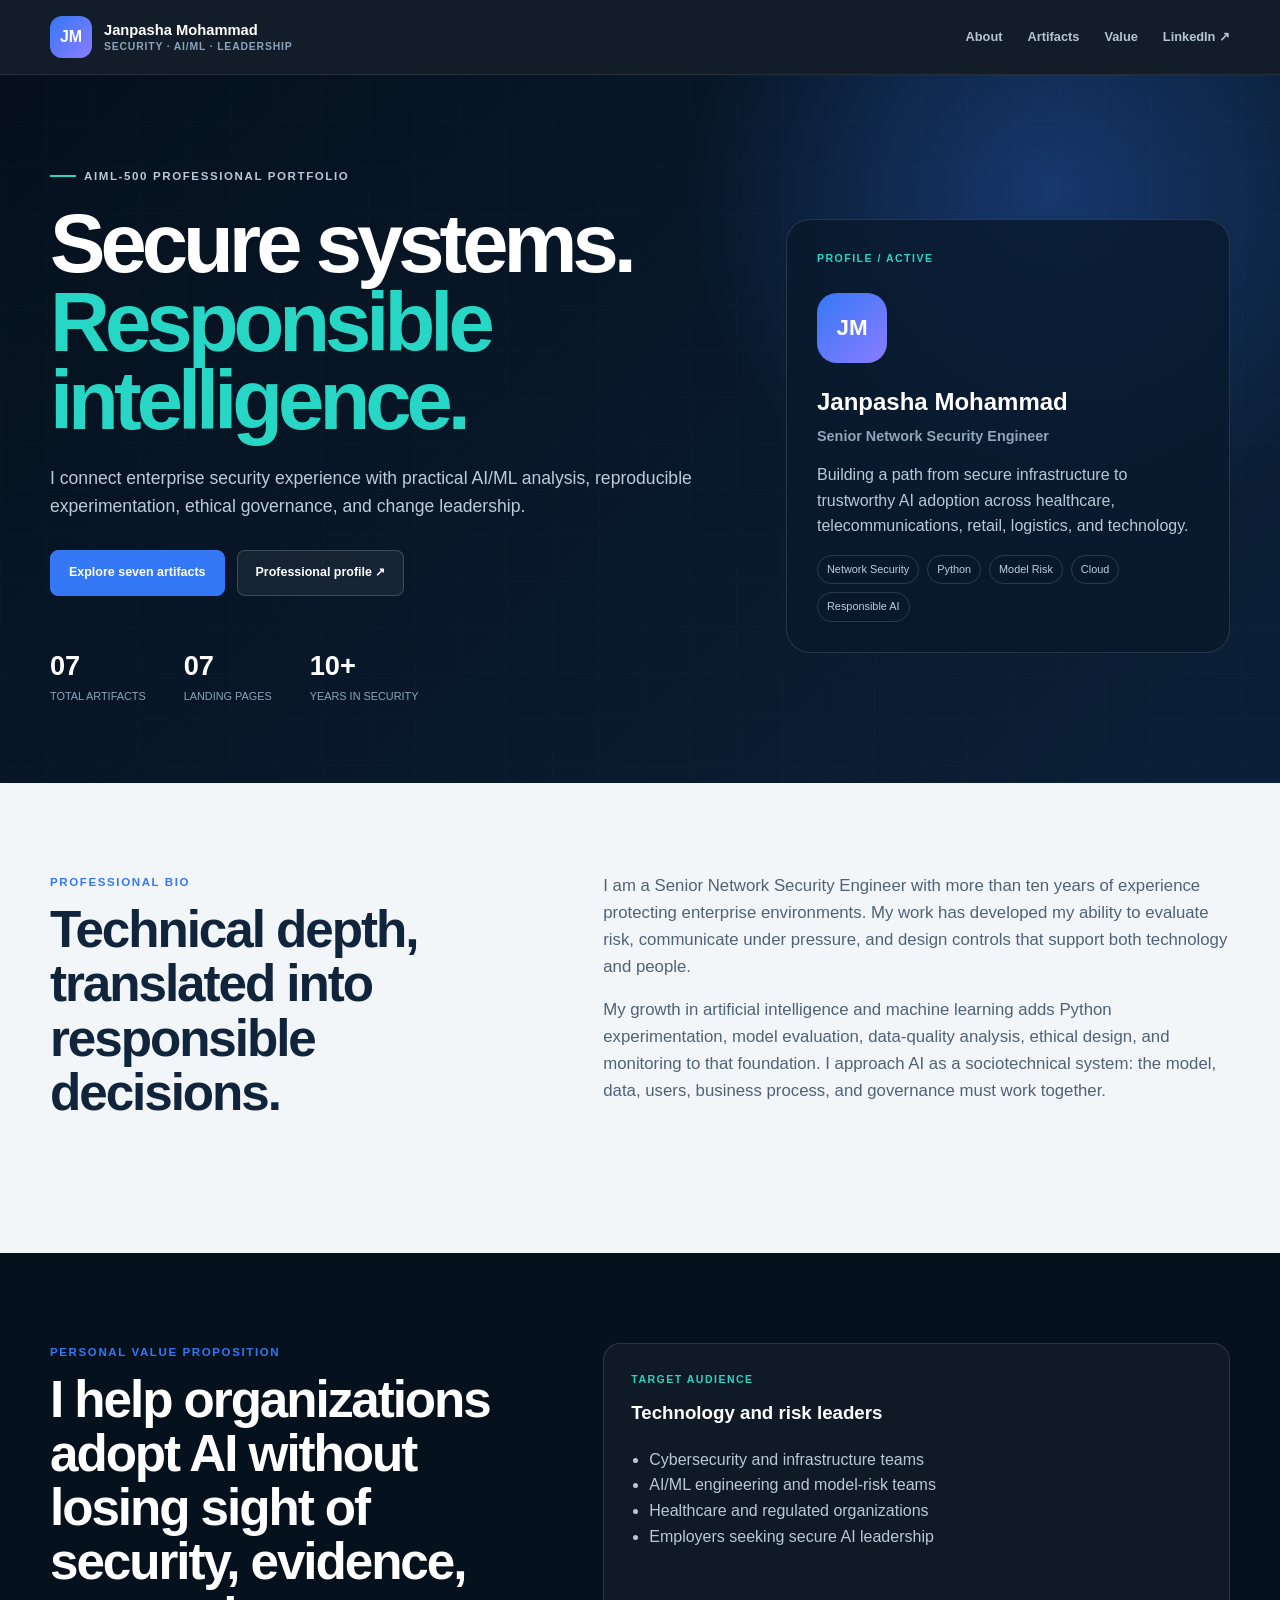
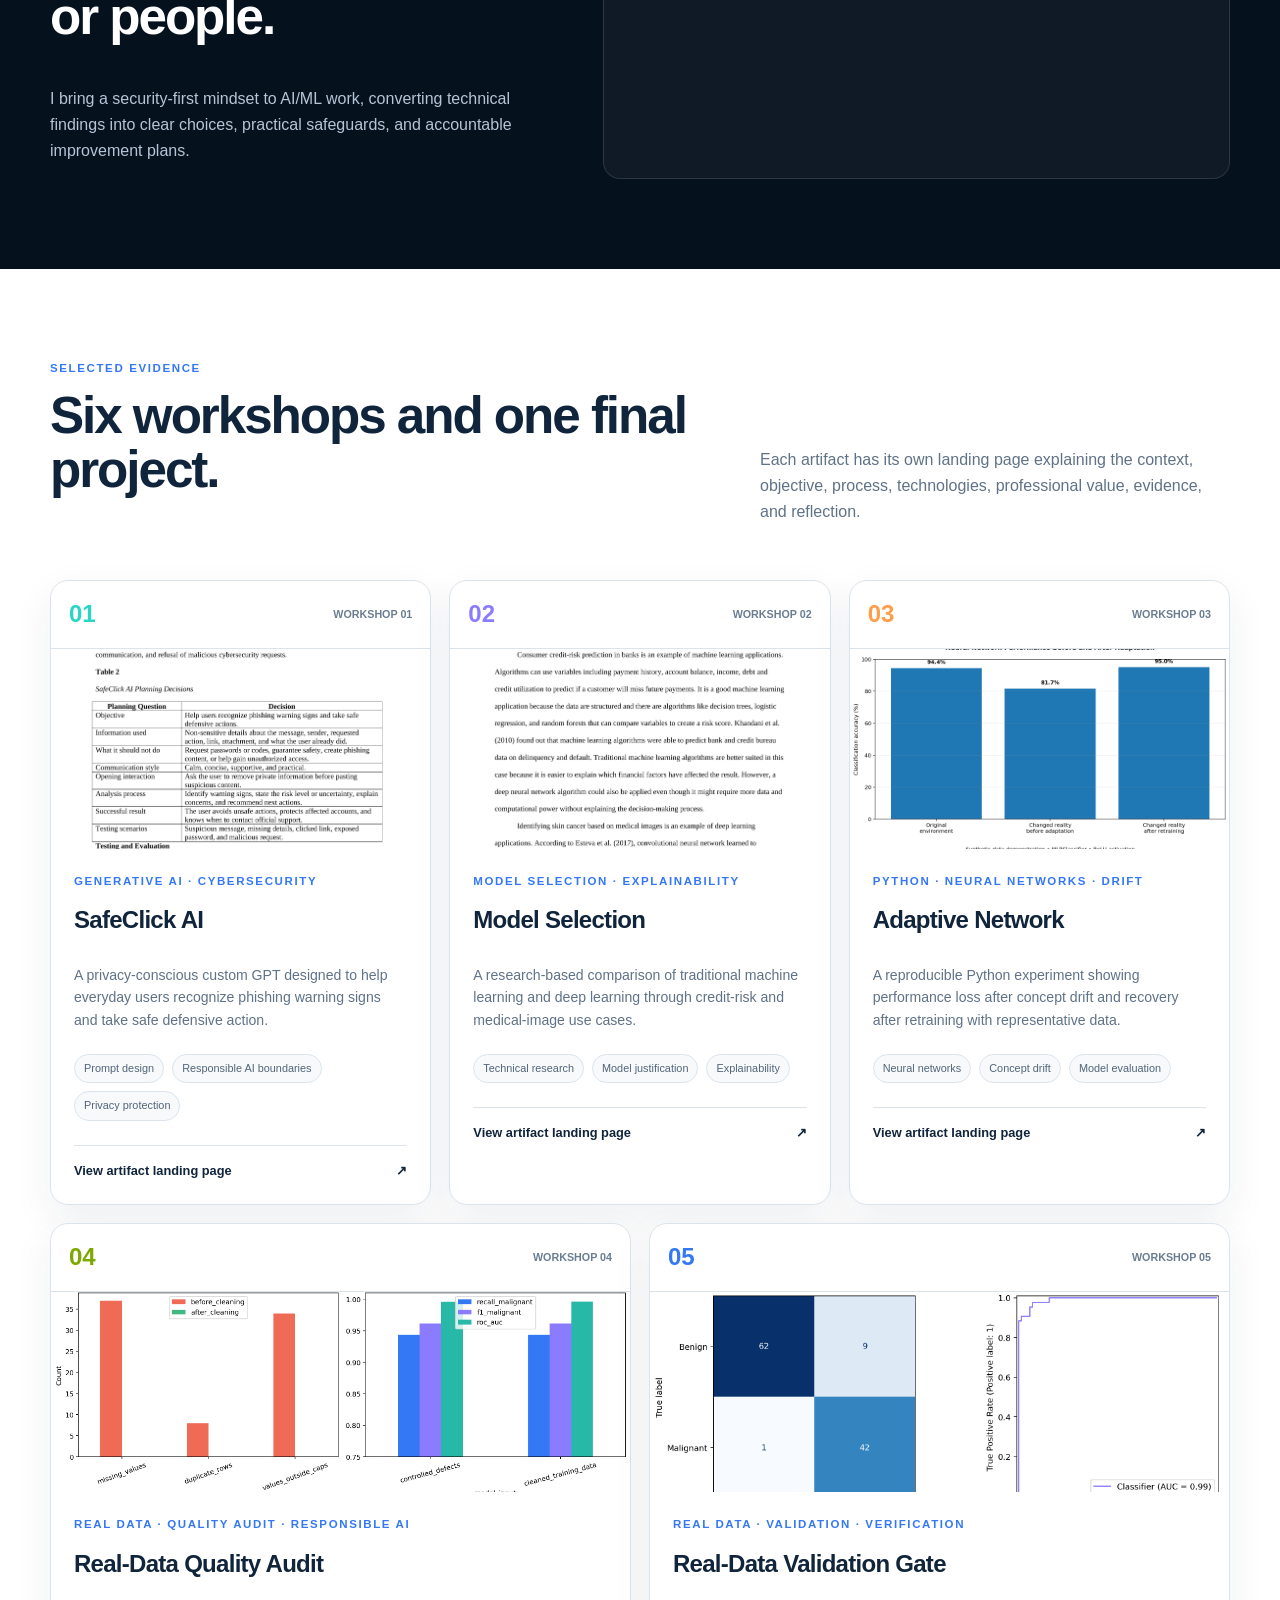
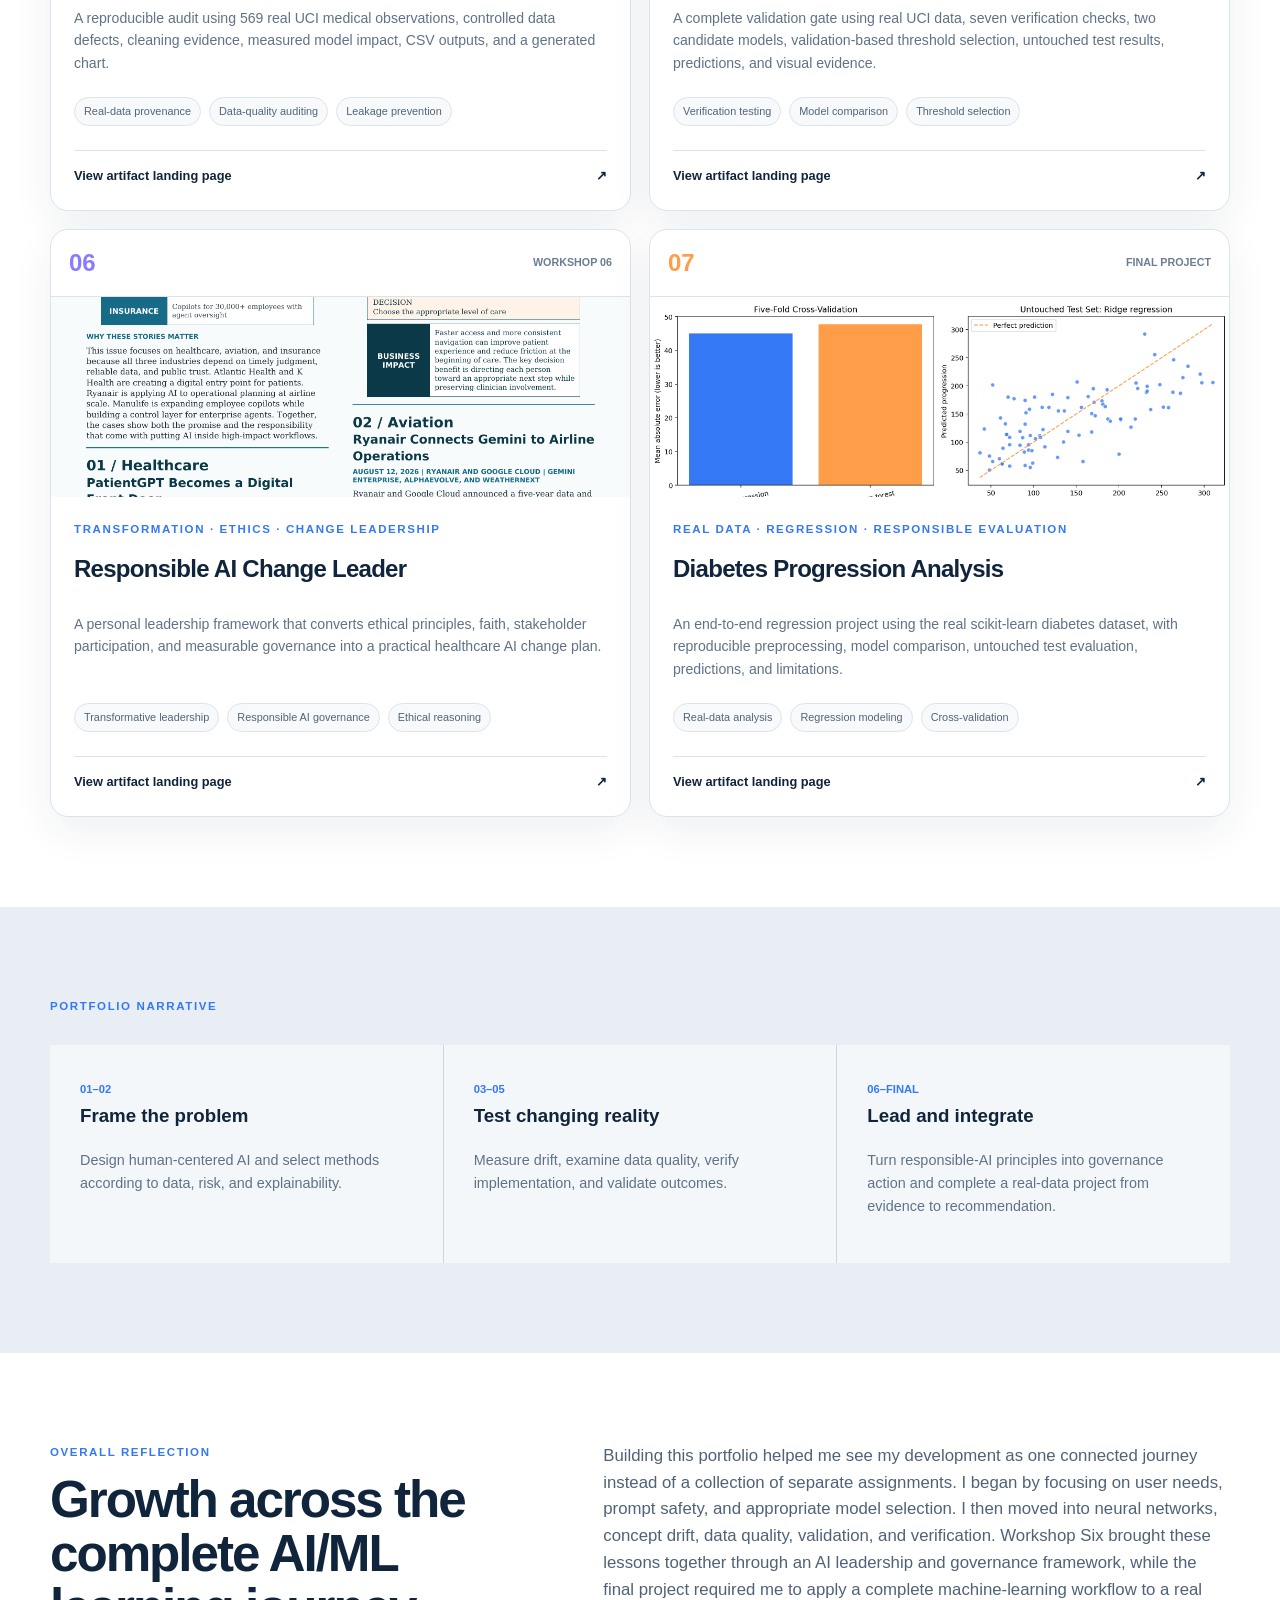
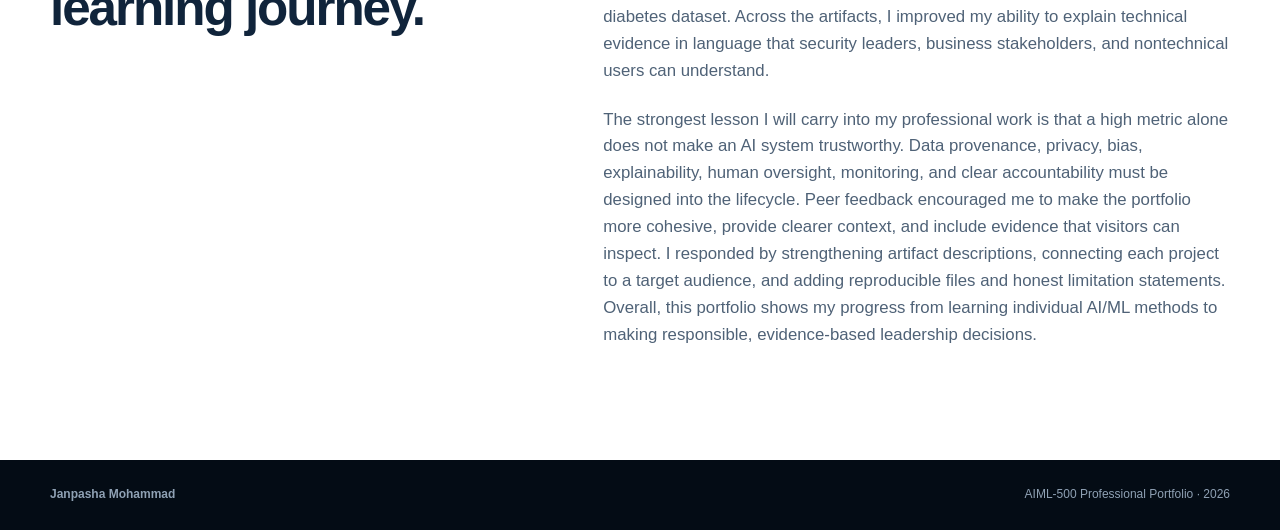
<file: index.html>
<!doctype html>
<html lang="en">
<head>
  <meta charset="utf-8">
  <meta name="viewport" content="width=device-width,initial-scale=1">
  <meta name="description" content="Janpasha Mohammad's AI and machine learning professional portfolio.">
  <title>Janpasha Mohammad | AI/ML Portfolio</title>
  <link rel="stylesheet" href="styles.css">
</head>
<body>
  <a class="skip" href="#main">Skip to content</a>
  <header class="topbar"><div class="shell nav"><a class="brand" href="index.html"><span>JM</span><strong>Janpasha Mohammad<small>Security · AI/ML · Leadership</small></strong></a><button class="menu" aria-expanded="false" aria-label="Open navigation">☰</button><nav><a href="#about">About</a><a href="#artifacts">Artifacts</a><a href="#value">Value</a><a href="https://www.linkedin.com/in/janpasha-mohammad-199888212" target="_blank" rel="noopener">LinkedIn ↗</a></nav></div></header>
  <main id="main">
    <section class="hero"><div class="grid"></div><div class="shell hero-layout"><div><p class="kicker"><i></i>AIML-500 PROFESSIONAL PORTFOLIO</p><h1>Secure systems.<br><em>Responsible intelligence.</em></h1><p class="lead">I connect enterprise security experience with practical AI/ML analysis, reproducible experimentation, ethical governance, and change leadership.</p><div class="actions"><a class="button primary" href="#artifacts">Explore seven artifacts</a><a class="button ghost" href="https://www.linkedin.com/in/janpasha-mohammad-199888212" target="_blank" rel="noopener">Professional profile ↗</a></div><div class="stats"><div><strong>07</strong><span>Total artifacts</span></div><div><strong>07</strong><span>Landing pages</span></div><div><strong>10+</strong><span>Years in security</span></div></div></div><aside class="profile"><p>PROFILE / ACTIVE</p><div class="avatar">JM</div><h2>Janpasha Mohammad</h2><h3>Senior Network Security Engineer</h3><p>Building a path from secure infrastructure to trustworthy AI adoption across healthcare, telecommunications, retail, logistics, and technology.</p><div class="tags"><span>Network Security</span><span>Python</span><span>Model Risk</span><span>Cloud</span><span>Responsible AI</span></div></aside></div></section>
    <section class="section" id="about"><div class="shell split"><div><p class="label">PROFESSIONAL BIO</p><h2>Technical depth, translated into responsible decisions.</h2></div><div class="copy"><p>I am a Senior Network Security Engineer with more than ten years of experience protecting enterprise environments. My work has developed my ability to evaluate risk, communicate under pressure, and design controls that support both technology and people.</p><p>My growth in artificial intelligence and machine learning adds Python experimentation, model evaluation, data-quality analysis, ethical design, and monitoring to that foundation. I approach AI as a sociotechnical system: the model, data, users, business process, and governance must work together.</p></div></div></section>
    <section class="section audience" id="value"><div class="shell split"><div><p class="label">PERSONAL VALUE PROPOSITION</p><h2>I help organizations adopt AI without losing sight of security, evidence, or people.</h2><p>I bring a security-first mindset to AI/ML work, converting technical findings into clear choices, practical safeguards, and accountable improvement plans.</p></div><aside><p class="mini">TARGET AUDIENCE</p><h3>Technology and risk leaders</h3><ul><li>Cybersecurity and infrastructure teams</li><li>AI/ML engineering and model-risk teams</li><li>Healthcare and regulated organizations</li><li>Employers seeking secure AI leadership</li></ul></aside></div></section>
    <section class="section artifacts" id="artifacts"><div class="shell"><header class="section-head"><div><p class="label">SELECTED EVIDENCE</p><h2>Six workshops and one final project.</h2></div><p>Each artifact has its own landing page explaining the context, objective, process, technologies, professional value, evidence, and reflection.</p></header><div class="cards" id="artifact-cards"></div></div></section>
    <section class="section growth"><div class="shell"><p class="label">PORTFOLIO NARRATIVE</p><div class="growth-grid"><article><span>01–02</span><h3>Frame the problem</h3><p>Design human-centered AI and select methods according to data, risk, and explainability.</p></article><article><span>03–05</span><h3>Test changing reality</h3><p>Measure drift, examine data quality, verify implementation, and validate outcomes.</p></article><article><span>06–FINAL</span><h3>Lead and integrate</h3><p>Turn responsible-AI principles into governance action and complete a real-data project from evidence to recommendation.</p></article></div></div></section>
    <section class="section overall-reflection" id="overall-reflection"><div class="shell split"><div><p class="label">OVERALL REFLECTION</p><h2>Growth across the complete AI/ML learning journey.</h2></div><div class="copy"><p>Building this portfolio helped me see my development as one connected journey instead of a collection of separate assignments. I began by focusing on user needs, prompt safety, and appropriate model selection. I then moved into neural networks, concept drift, data quality, validation, and verification. Workshop Six brought these lessons together through an AI leadership and governance framework, while the final project required me to apply a complete machine-learning workflow to a real diabetes dataset. Across the artifacts, I improved my ability to explain technical evidence in language that security leaders, business stakeholders, and nontechnical users can understand.</p><p>The strongest lesson I will carry into my professional work is that a high metric alone does not make an AI system trustworthy. Data provenance, privacy, bias, explainability, human oversight, monitoring, and clear accountability must be designed into the lifecycle. Peer feedback encouraged me to make the portfolio more cohesive, provide clearer context, and include evidence that visitors can inspect. I responded by strengthening artifact descriptions, connecting each project to a target audience, and adding reproducible files and honest limitation statements. Overall, this portfolio shows my progress from learning individual AI/ML methods to making responsible, evidence-based leadership decisions.</p></div></div></section>
  </main>
  <footer><div class="shell footer"><strong>Janpasha Mohammad</strong><span>AIML-500 Professional Portfolio · 2026</span></div></footer>
  <script src="script.js"></script>
</body>
</html>
</file>
<file: styles.css>
:root{--navy:#06111e;--ink:#10243b;--muted:#607287;--paper:#f2f6f9;--white:#fff;--line:#dbe4ec;--blue:#3478f6;--cyan:#27d6c5;--violet:#8b7cff;--orange:#ff9d48;--lime:#b8ef4a;--shell:1180px}*{box-sizing:border-box}html{scroll-behavior:smooth}body{margin:0;background:var(--paper);color:var(--ink);font-family:Arial,Helvetica,sans-serif;line-height:1.6}a{color:inherit}img{display:block;max-width:100%}.shell{width:min(calc(100% - 40px),var(--shell));margin:auto}.skip{position:fixed;left:12px;top:12px;z-index:999;padding:9px 12px;background:#fff;transform:translateY(-180%)}.skip:focus{transform:none}.topbar{position:sticky;top:0;z-index:50;background:rgba(6,17,30,.95);border-bottom:1px solid rgba(255,255,255,.08)}.nav{min-height:74px;display:flex;align-items:center;justify-content:space-between}.brand{display:flex;align-items:center;gap:12px;color:#fff;text-decoration:none}.brand>span{display:grid;width:42px;height:42px;place-items:center;border-radius:12px;background:linear-gradient(135deg,var(--blue),var(--violet));font-weight:900}.brand strong{font-size:.92rem;line-height:1.25}.brand small{display:block;color:#8da2ba;font-size:.65rem;letter-spacing:.08em;text-transform:uppercase}.nav nav{display:flex;gap:25px}.nav nav a{color:#b5c4d2;text-decoration:none;font-size:.8rem;font-weight:700}.menu{display:none;border:0;background:none;color:#fff;font-size:1.4rem}.hero{position:relative;overflow:hidden;padding:92px 0 78px;color:#fff;background:radial-gradient(circle at 82% 16%,rgba(52,120,246,.32),transparent 30%),linear-gradient(135deg,#05101c,#0b2038)}.grid{position:absolute;inset:0;opacity:.35;background-image:linear-gradient(rgba(255,255,255,.04) 1px,transparent 1px),linear-gradient(90deg,rgba(255,255,255,.04) 1px,transparent 1px);background-size:46px 46px}.hero-layout{position:relative;display:grid;grid-template-columns:1.2fr .8fr;gap:70px;align-items:center}.kicker,.label,.eyebrow{font-size:.72rem;font-weight:900;letter-spacing:.14em;text-transform:uppercase}.kicker{color:#b7c8d9}.kicker i{display:inline-block;width:26px;height:2px;margin:0 8px 3px 0;background:var(--cyan)}h1,h2,h3,p{margin-top:0}.hero h1{margin:20px 0 24px;font-size:clamp(3.2rem,6.5vw,6.5rem);line-height:.94;letter-spacing:-.06em}.hero h1 em{color:var(--cyan);font-style:normal}.lead{max-width:680px;color:#bdcbd9;font-size:1.1rem}.actions{display:flex;flex-wrap:wrap;gap:12px;margin-top:30px}.button{display:inline-flex;padding:12px 18px;border:1px solid rgba(255,255,255,.18);border-radius:8px;color:#fff;text-decoration:none;font-size:.78rem;font-weight:850}.button.primary{border-color:var(--blue);background:var(--blue)}.button.ghost{background:rgba(255,255,255,.06)}.stats{display:flex;gap:38px;margin-top:48px}.stats div{display:grid}.stats strong{font-size:1.7rem}.stats span{color:#8da3b9;font-size:.68rem;text-transform:uppercase}.profile{padding:30px;border:1px solid rgba(255,255,255,.12);border-radius:24px;background:rgba(9,25,44,.8)}.profile>p:first-child,.mini{color:var(--cyan);font-size:.66rem;font-weight:900;letter-spacing:.14em}.avatar{display:grid;width:70px;height:70px;margin:26px 0 20px;place-items:center;border-radius:20px;background:linear-gradient(135deg,var(--blue),var(--violet));font-size:1.4rem;font-weight:900}.profile h2{margin-bottom:3px}.profile h3{color:#8fa5ba;font-size:.9rem}.profile>p{color:#b9c9d7}.tags{display:flex;flex-wrap:wrap;gap:8px}.tags span{padding:5px 9px;border:1px solid rgba(255,255,255,.14);border-radius:999px;color:#bdcedd;font-size:.68rem}.section{padding:90px 0}.split{display:grid;grid-template-columns:.85fr 1.15fr;gap:90px}.section h2{font-size:clamp(2rem,4vw,3.3rem);line-height:1.06;letter-spacing:-.04em}.label{color:var(--blue)}.copy{color:#4f6277;font-size:1.05rem}.audience,.value-section{color:#fff;background:var(--navy)}.audience>div>div>p:last-child,.value-section .split>div:last-child{color:#b5c5d5}.audience aside,.side-card{padding:27px;border:1px solid rgba(255,255,255,.12);border-radius:17px;background:rgba(255,255,255,.04)}.audience ul{padding-left:18px;color:#b8c8d7}.artifacts{background:#fff}.section-head{display:flex;justify-content:space-between;gap:50px;align-items:end;margin-bottom:40px}.section-head>p{max-width:470px;color:var(--muted)}.cards{display:grid;grid-template-columns:repeat(6,1fr);gap:18px}.card{grid-column:span 2;overflow:hidden;border:1px solid var(--line);border-radius:18px;background:#fff;box-shadow:0 14px 40px rgba(12,37,68,.07)}.card:nth-child(4),.card:nth-child(5){grid-column:span 3}.card-top{display:flex;align-items:center;justify-content:space-between;padding:14px 18px;border-bottom:1px solid var(--line)}.card-top strong{font-size:1.5rem}.card-top span{color:#6b7d91;font-size:.67rem;font-weight:800;text-transform:uppercase}.card-image{height:200px;overflow:hidden;background:#e8edf3}.card-image img{width:100%;height:100%;object-fit:cover}.card-copy{padding:23px}.eyebrow{color:var(--blue)}.card-copy h3{font-size:1.5rem;letter-spacing:-.03em}.card-copy>p:not(.eyebrow){min-height:76px;color:var(--muted);font-size:.88rem}.card-copy .tags span,.side-card .tags span{border-color:var(--line);color:#526579;background:#f7f9fb}.card-link{display:flex;justify-content:space-between;margin-top:24px;padding-top:15px;border-top:1px solid var(--line);text-decoration:none;font-size:.8rem;font-weight:900}.accent-cyan .card-top strong{color:var(--cyan)}.accent-violet .card-top strong{color:var(--violet)}.accent-orange .card-top strong{color:var(--orange)}.accent-lime .card-top strong{color:#7ca800}.accent-blue .card-top strong{color:var(--blue)}.growth{background:#e8eef4}.growth-grid{display:grid;grid-template-columns:repeat(3,1fr);gap:1px;margin-top:30px;background:#cad6e1}.growth-grid article{padding:30px;background:#f4f7f9}.growth-grid span{color:var(--blue);font-size:.7rem;font-weight:900}.growth-grid p{color:var(--muted);font-size:.9rem}footer{padding:25px 0;color:#8fa1b4;background:#040c15}.footer{display:flex;justify-content:space-between;font-size:.75rem}
.artifact-page{--accent:var(--blue)}.artifact-page.accent-cyan{--accent:var(--cyan)}.artifact-page.accent-violet{--accent:var(--violet)}.artifact-page.accent-orange{--accent:var(--orange)}.artifact-page.accent-lime{--accent:var(--lime)}.artifact-hero{padding:58px 0 70px;color:#fff;background:linear-gradient(135deg,#071320,#0d2844)}.back{display:inline-block;margin-bottom:42px;color:#9eb1c4;text-decoration:none;font-size:.8rem}.artifact-page .kicker i{background:var(--accent)}.artifact-hero-grid{display:grid;grid-template-columns:1.2fr .8fr;gap:58px;align-items:center}.artifact-hero h1{margin:16px 0 22px;font-size:clamp(2.8rem,5vw,5.4rem);line-height:.98;letter-spacing:-.055em}.artifact-hero-grid>div:first-child>p{color:#b9c9d8;font-size:1.06rem}.hero-image{overflow:hidden;height:340px;border:1px solid rgba(255,255,255,.14);border-radius:18px;background:#fff}.hero-image img{width:100%;height:100%;object-fit:cover}.metric-band{background:var(--accent)}.metric-band .shell{display:grid;grid-template-columns:repeat(3,1fr)}.metric-band .shell>div{display:grid;padding:21px 29px;border-right:1px solid rgba(0,0,0,.15)}.metric-band strong{font-size:1.8rem}.metric-band span{font-size:.67rem;font-weight:900;text-transform:uppercase}.landing-grid{display:grid;grid-template-columns:1fr 330px;gap:68px}.info{padding-bottom:34px;margin-bottom:34px;border-bottom:1px solid var(--line)}.info h2{font-size:1.6rem}.info p{color:#4f6276}.info ol{list-style:none;padding:0}.info li{display:grid;grid-template-columns:44px 1fr;gap:15px}.info li span{color:var(--accent);font-weight:900}.side-card{margin-bottom:16px;border-color:var(--line);background:#fff}.side-card ul{padding-left:18px;color:#536579}.value-section .label{color:var(--accent)}
@media(max-width:900px){.hero-layout,.split,.artifact-hero-grid,.landing-grid{grid-template-columns:1fr;gap:38px}.cards{grid-template-columns:1fr}.card,.card:nth-child(4),.card:nth-child(5){grid-column:auto}.growth-grid{grid-template-columns:1fr}.section-head{display:block}.profile{max-width:600px}.nav nav{display:none;position:absolute;top:74px;right:20px;left:20px;padding:18px;background:var(--navy);flex-direction:column}.nav nav.open{display:flex}.menu{display:block}}
@media(max-width:640px){.hero{padding-top:60px}.hero h1{font-size:3.2rem}.stats{gap:18px;flex-wrap:wrap}.section{padding:64px 0}.metric-band .shell{grid-template-columns:1fr}.footer{display:grid;gap:8px}.artifact-hero h1{font-size:2.7rem}.actions .button{width:100%}}
.card:nth-child(6),.card:nth-child(7){grid-column:span 3}.overall-reflection{background:#fff}.overall-reflection .copy p{margin-bottom:22px}@media(max-width:900px){.card:nth-child(6),.card:nth-child(7){grid-column:auto}}
.reflection{background:#fff}.reflection h2{max-width:820px}.reflection-intro{max-width:720px;color:var(--muted)}.reflection-grid{display:grid;grid-template-columns:repeat(3,1fr);gap:18px;margin-top:38px}.reflection-grid article{padding:25px;border-top:3px solid var(--accent);background:var(--paper)}.reflection-grid span{color:var(--accent);font-size:.72rem;font-weight:900;letter-spacing:.12em}.reflection-grid p{margin-top:14px;color:#506277;font-size:.92rem}@media(max-width:900px){.reflection-grid{grid-template-columns:1fr}}
</file>
